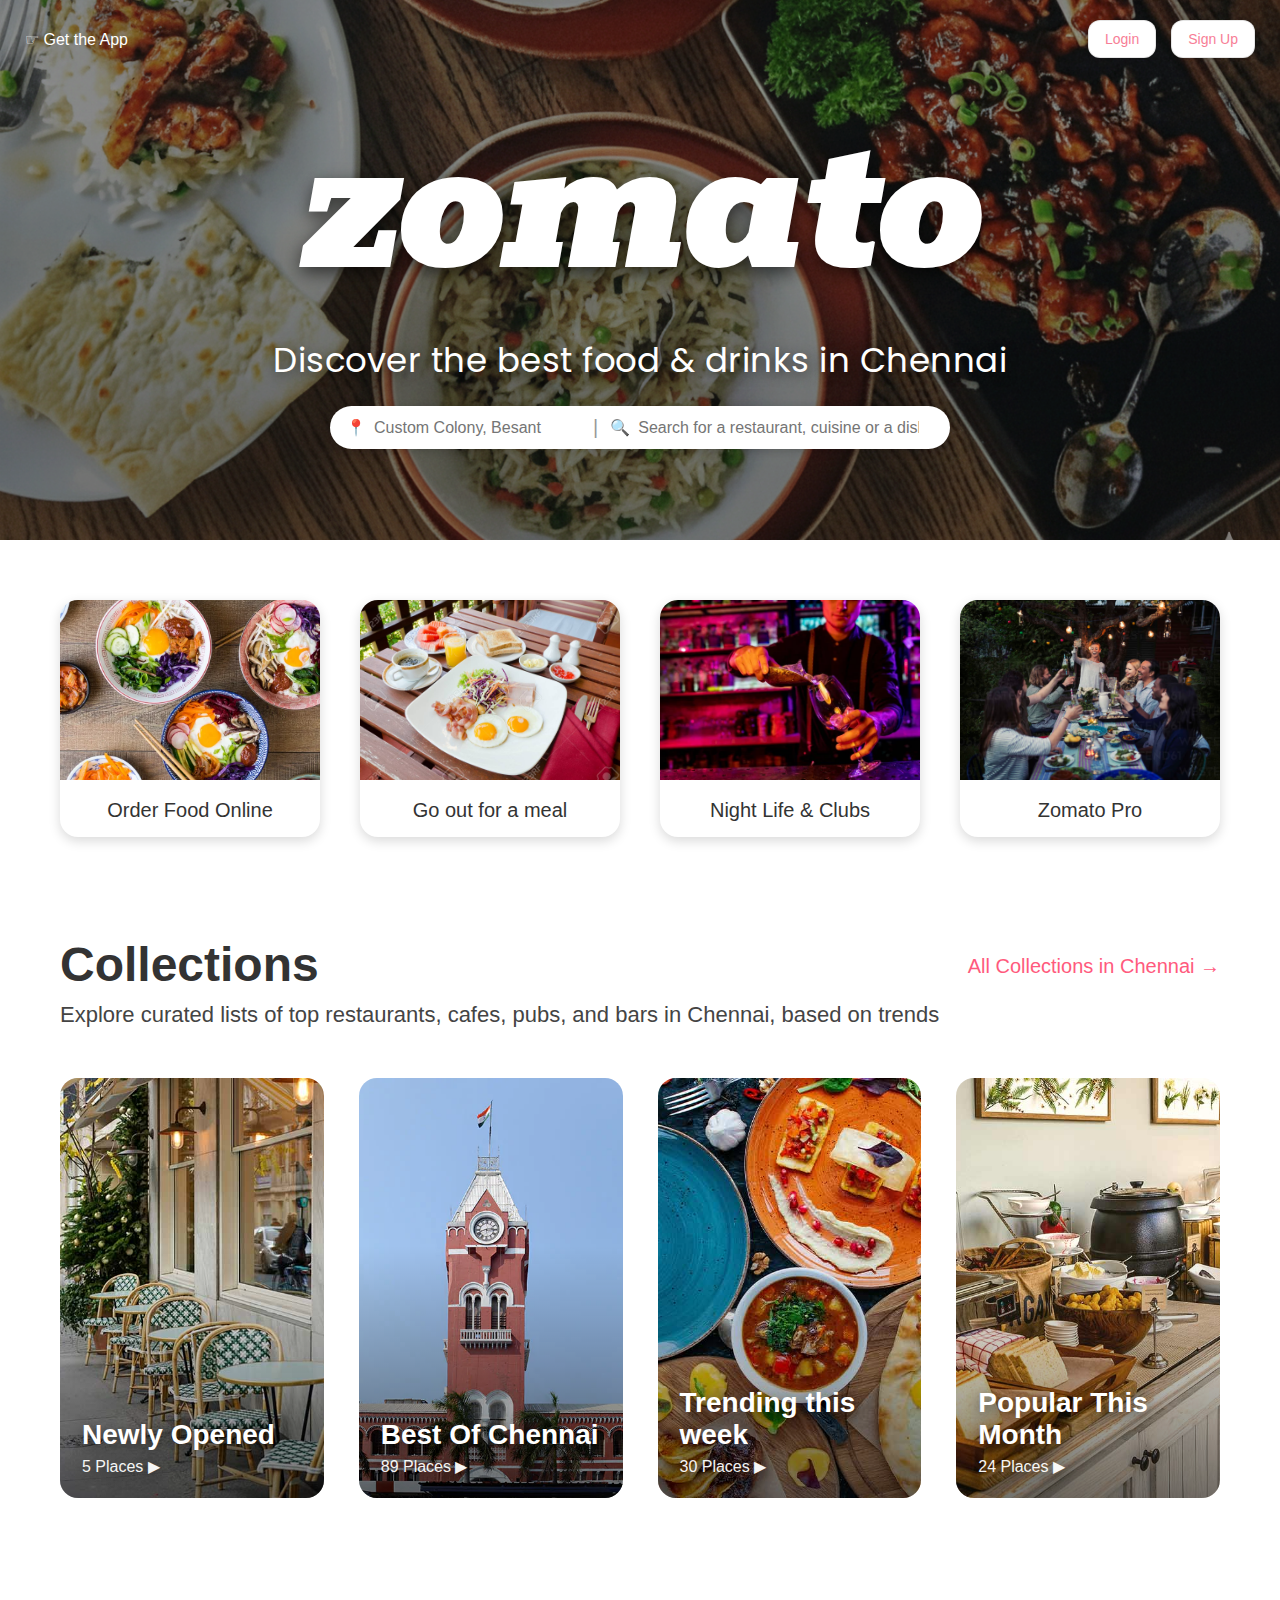
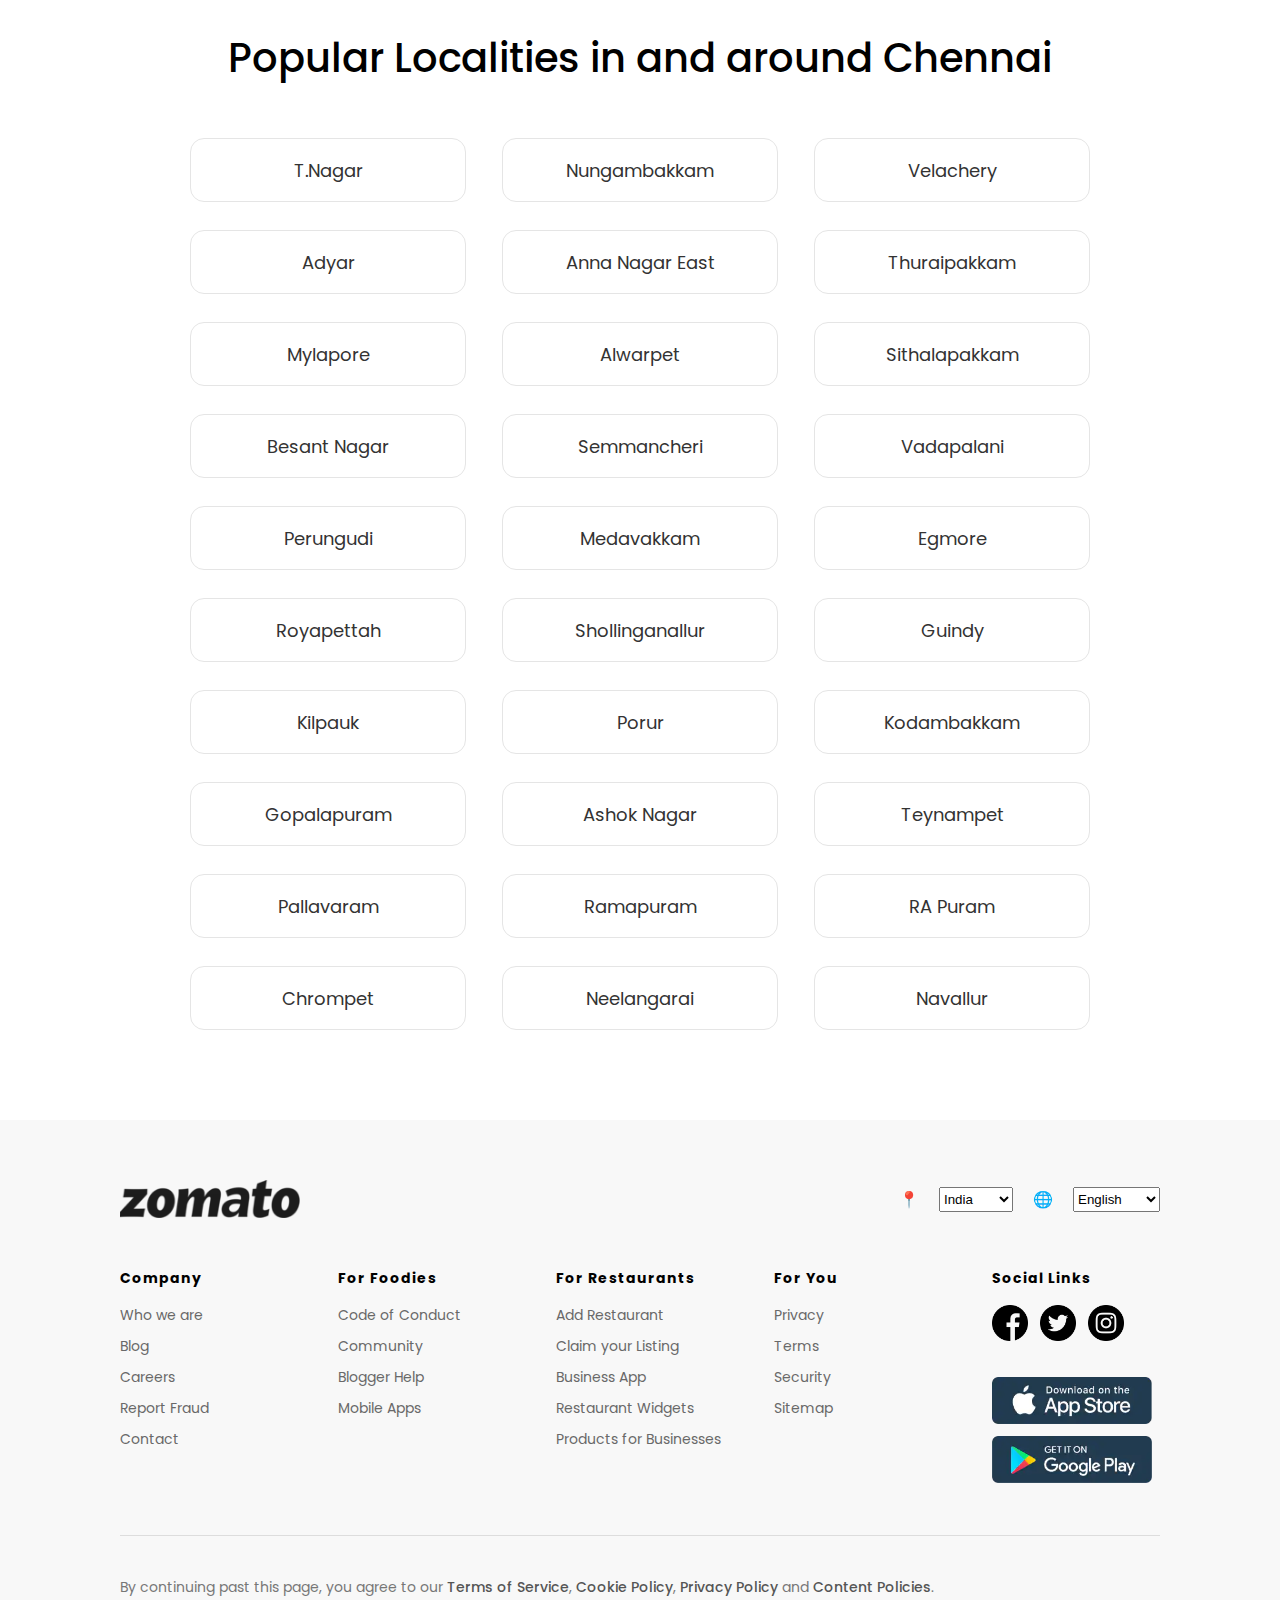
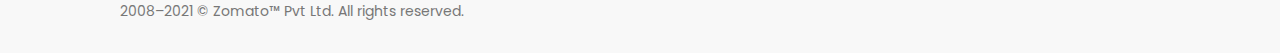
<file: index.html>
<!DOCTYPE html>
<html lang="en">
<head>
    <meta charset="UTF-8">
    <meta name="viewport" content="width=device-width, initial-scale=1.0">
    <title>Zomato Clone</title>

    <link rel="icon" href="images/zomato.png">
    <link rel="stylesheet" href="style.css">

    <link href="https://fonts.googleapis.com/css2?family=Bevan&display=swap" rel="stylesheet">
    <link href="https://fonts.googleapis.com/css2?family=Poppins:wght@400;500;600&display=swap" rel="stylesheet">
</head>

<body>

<header class="top-header">
    <div class="get-app-wrapper">
        <button class="get-app-btn" onclick="toggleAppPopup()">☞ Get the App</button>

        <div class="app-popup" id="appPopup">
            <a href="https://apps.apple.com/in/app/zomato-food-delivery-dining/id434613896" target="_blank">
                🍎 Download on App Store
            </a>

            <a href="https://play.google.com/store/apps/details?id=com.application.zomato&hl=en_IN" target="_blank">
                🤖 Get it on Google Play
            </a>
        </div>
    </div>

    <nav class="nav-auth">
        <a href="login.html">Login</a>
        <a href="sign.html">Sign Up</a>
    </nav>
</header>

<section class="hero">
    <div class="hero-overlay">
        <div class="hero-inner">
            <h1 class="brand">zomato</h1>
            <p class="tagline">Discover the best food & drinks in Chennai</p>

            <form class="search-pill">
                <div class="loc">
                    <span>📍</span>
                    <input type="text" placeholder="Custom Colony, Besant">
                </div>

                <div class="divider">|</div>

                <div class="query">
                    <span>🔍</span>
                    <input type="search" placeholder="Search for a restaurant, cuisine or a dish">
                </div>
            </form>
        </div>
    </div>
</section>

<div class="card-section">
    <div class="card">
        <img src="images/food1.jpg">
        <p>Order Food Online</p>
    </div>

    <div class="card">
        <img src="images/food2.jpg">
        <p>Go out for a meal</p>
    </div>

    <div class="card">
        <img src="images/food3.jpg">
        <p>Night Life & Clubs</p>
    </div>

    <div class="card">
        <img src="images/food4.jpg">
        <p>Zomato Pro</p>
    </div>
</div>

<div class="collections-header">
    <div class="ch-left">
        <h1>Collections</h1>
        <p>
            Explore curated lists of top restaurants, cafes, pubs, and bars in Chennai, based on trends
        </p>
    </div>

    <a class="ch-link" href="#">All Collections in Chennai →</a>
</div>

<div class="collection-cards">
    <div class="c-card">
        <img src="images/c1.jpg">
        <div class="c-info">
            <h2>Newly Opened</h2>
            <p>5 Places ▶</p>
        </div>
    </div>

    <div class="c-card">
        <img src="images/c2.jpg">
        <div class="c-info">
            <h2>Best Of Chennai</h2>
            <p>89 Places ▶</p>
        </div>
    </div>

    <div class="c-card">
        <img src="images/c3.jpg">
        <div class="c-info">
            <h2>Trending this week</h2>
            <p>30 Places ▶</p>
        </div>
    </div>

    <div class="c-card">
        <img src="images/c4.jpg">
        <div class="c-info">
            <h2>Popular This Month</h2>
            <p>24 Places ▶</p>
        </div>
    </div>
</div>

<section class="locations">
    <h2>Popular Localities in and around Chennai</h2>

    <div class="locations-grid">
        <a class="pill" href="#">T.Nagar</a>
        <a class="pill" href="#">Nungambakkam</a>
        <a class="pill" href="#">Velachery</a>

        <a class="pill" href="#">Adyar</a>
        <a class="pill" href="#">Anna Nagar East</a>
        <a class="pill" href="#">Thuraipakkam</a>

        <a class="pill" href="#">Mylapore</a>
        <a class="pill" href="#">Alwarpet</a>
        <a class="pill" href="#">Sithalapakkam</a>

        <a class="pill" href="#">Besant Nagar</a>
        <a class="pill" href="#">Semmancheri</a>
        <a class="pill" href="#">Vadapalani</a>

        <a class="pill" href="#">Perungudi</a>
        <a class="pill" href="#">Medavakkam</a>
        <a class="pill" href="#">Egmore</a>

        <a class="pill" href="#">Royapettah</a>
        <a class="pill" href="#">Shollinganallur</a>
        <a class="pill" href="#">Guindy</a>

        <a class="pill" href="#">Kilpauk</a>
        <a class="pill" href="#">Porur</a>
        <a class="pill" href="#">Kodambakkam</a>

        <a class="pill" href="#">Gopalapuram</a>
        <a class="pill" href="#">Ashok Nagar</a>
        <a class="pill" href="#">Teynampet</a>

        <a class="pill" href="#">Pallavaram</a>
        <a class="pill" href="#">Ramapuram</a>
        <a class="pill" href="#">RA Puram</a>

        <a class="pill" href="#">Chrompet</a>
        <a class="pill" href="#">Neelangarai</a>
        <a class="pill" href="#">Navallur</a>
    </div>
</section>

<footer class="site-footer">
    <div class="footer-top">
        <img src="images/logo.jpg" class="footer-logo">

        <div class="footer-selects">
            <span>📍</span>
            <select>
                <option>India</option>
                <option>USA</option>
                <option>UK</option>
                <option>Canada</option>
                <option>Australia</option>
            </select>

            <span>🌐</span>
            <select>
                <option>English</option>
                <option>Tamil</option>
                <option>Hindi</option>
                <option>Malayalam</option>
            </select>
        </div>
    </div>

    <div class="footer-inner">
        <div class="col">
            <h4>Company</h4>
            <a href="#">Who we are</a>
            <a href="#">Blog</a>
            <a href="#">Careers</a>
            <a href="#">Report Fraud</a>
            <a href="#">Contact</a>
        </div>

        <div class="col">
            <h4>For Foodies</h4>
            <a href="#">Code of Conduct</a>
            <a href="#">Community</a>
            <a href="#">Blogger Help</a>
            <a href="#">Mobile Apps</a>
        </div>

        <div class="col">
            <h4>For Restaurants</h4>
            <a href="#">Add Restaurant</a>
            <a href="#">Claim your Listing</a>
            <a href="#">Business App</a>
            <a href="#">Restaurant Widgets</a>
            <a href="#">Products for Businesses</a>
        </div>

        <div class="col">
            <h4>For You</h4>
            <a href="#">Privacy</a>
            <a href="#">Terms</a>
            <a href="#">Security</a>
            <a href="#">Sitemap</a>
        </div>

        <div class="col social-col">
            <h4>Social Links</h4>

            <div class="social-links">
                <a href="https://www.facebook.com/zomato/">
                    <img src="images/facebook.png">
                </a>
                <a href="https://x.com/zomato">
                    <img src="images/twitter.png">
                </a>
                <a href="https://www.instagram.com/zomato/?hl=en">
                    <img src="images/instagram.png">
                </a>
            </div>

            <div class="app-buttons">
                <a href="https://apps.apple.com/in/app/zomato-food-delivery-dining/id434613896">
                    <img src="images/appstore.png">
                </a>
                <a href="https://play.google.com/store/apps/details?id=com.application.zomato&hl=en_IN">
                    <img src="images/playstore.png">
                </a>
            </div>
        </div>
    </div>

    <hr>

    <p class="footer-bottom-text">
        By continuing past this page, you agree to our
        <a href="#">Terms of Service</a>,
        <a href="#">Cookie Policy</a>,
        <a href="#">Privacy Policy</a> and
        <a href="#">Content Policies</a>.
        <br>
        2008–2021 © Zomato™ Pvt Ltd. All rights reserved.
    </p>
</footer>

<script src="script.js"></script>

</body>
</html>
</file>
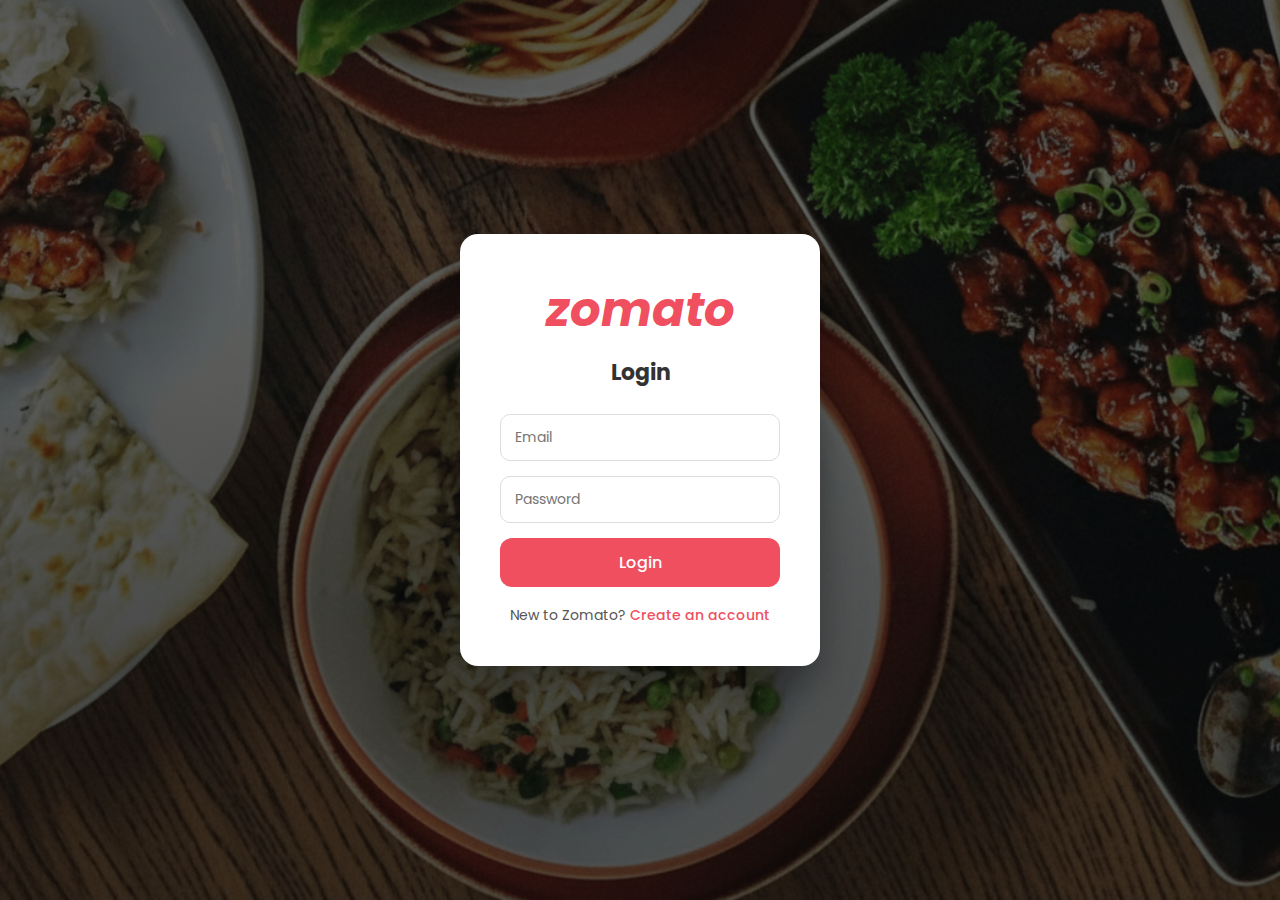
<file: login.html>
<!DOCTYPE html>
<html lang="en">
<head>
  <meta charset="UTF-8">
  <title>Login | Zomato Clone</title>
  <meta name="viewport" content="width=device-width, initial-scale=1.0">
  <link rel="icon" href="images/zomato.png">
  <link href="https://fonts.googleapis.com/css2?family=Poppins:wght@400;500;600&display=swap" rel="stylesheet">
  <link rel="stylesheet" href="auth.css">
</head>
<body>

<div class="auth-container">
  <h1 class="brand">zomato</h1>
  <h2>Login</h2>

 <form class="auth-form" onsubmit="redirectHome(event)">
  <input type="email" placeholder="Email" required>
  <input type="password" placeholder="Password" required>

  <button type="submit">Login</button>
</form>

<script>
  function redirectHome(e) {
    e.preventDefault();  
    window.location.href = "index.html";
  }
</script>


  <p class="switch">
    New to Zomato?
    <a href="sign.html">Create an account</a>
  </p>
</div>

</body>
</html>
</file>
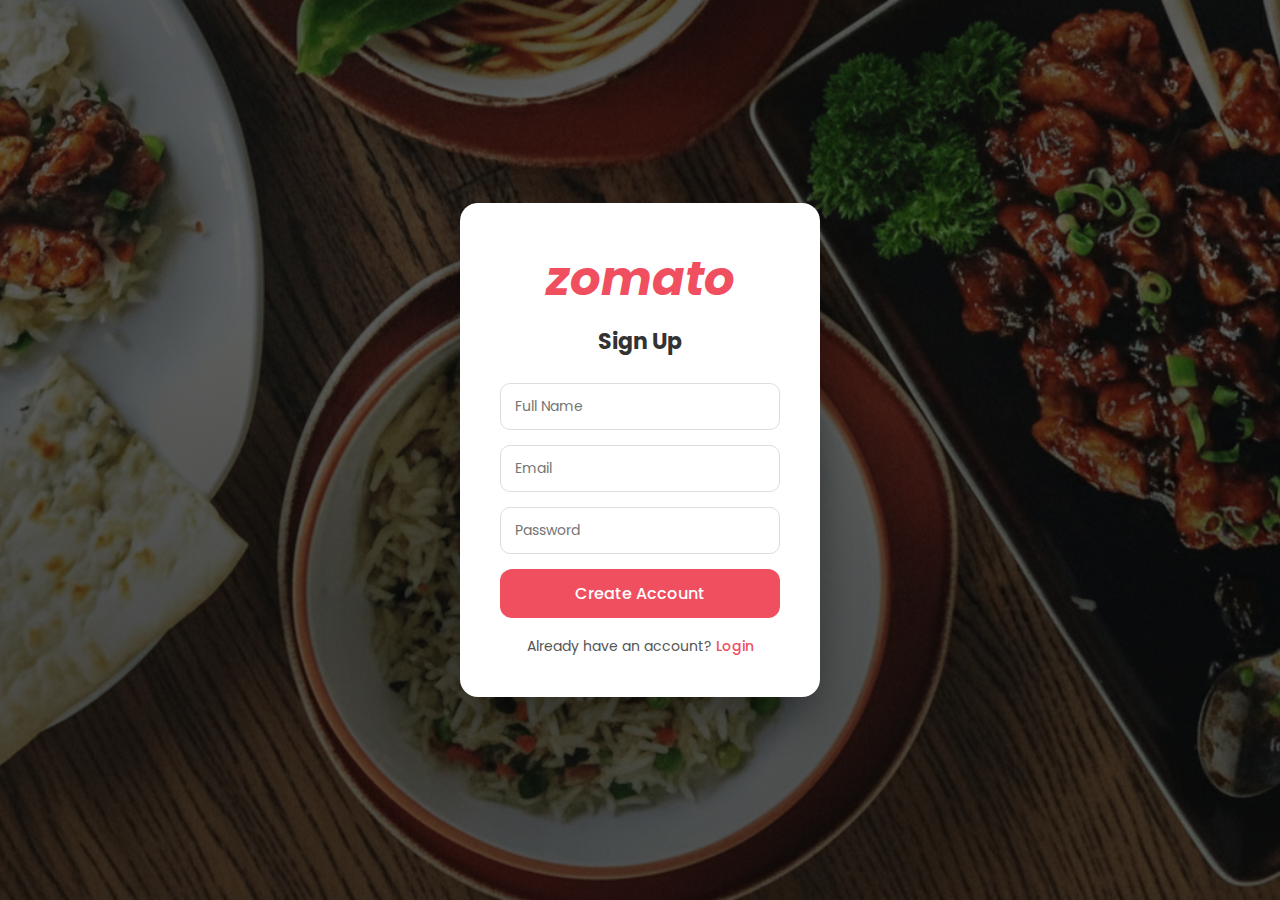
<file: sign.html>
<!DOCTYPE html>
<html lang="en">
<head>
  <meta charset="UTF-8">
  <title>Sign Up | Zomato Clone</title>
  <meta name="viewport" content="width=device-width, initial-scale=1.0">
  <link rel="icon" href="images/zomato.png">
  <link href="https://fonts.googleapis.com/css2?family=Poppins:wght@400;500;600&display=swap" rel="stylesheet">
  <link rel="stylesheet" href="auth.css">
</head>
<body>

<div class="auth-container">
  <h1 class="brand">zomato</h1>
  <h2>Sign Up</h2>

 <form class="auth-form" onsubmit="redirectHome(event)">
  <input type="text" placeholder="Full Name" required>
  <input type="email" placeholder="Email" required>
  <input type="password" placeholder="Password" required>

  <button type="submit">Create Account</button>
</form>

<script>
  function redirectHome(e) {
    e.preventDefault();   
    window.location.href = "index.html";
  }
</script>


  <p class="switch">
    Already have an account?
    <a href="login.html">Login</a>
  </p>
</div>

</body>
</html>
</file>
<file: style.css>
* {
    margin: 0;
    padding: 0;
    box-sizing: border-box;
}

body {
    background-color: #fff;
    color: #333;
    font-family: Arial, Helvetica, sans-serif;
}

.top-header {
    position: absolute;
    top: 20px;
    left: 0;
    right: 0;
    display: flex;
    justify-content: space-between;
    align-items: center;
    padding: 0 25px;
    z-index: 10;
}

.top-header a {
    text-decoration: none;
    color: white;
    font-size: 16px;
    font-weight: 500;
}

.hero {
    height: 60vh;
    min-height: 500px;
    background-image: url('images/Bg.png');
    background-size: cover;
    background-position: center;
    position: relative;
}

.hero-overlay {
    position: absolute;
    inset: 0;
    background: rgba(0, 0, 0, 0.15);
}

.hero-inner {
    position: relative;
    z-index: 2;
    text-align: center;
    color: white;
    padding: 20px;
    margin-top: 60px;
}

.brand {
    font-family: 'Bevan', serif;
    font-size: 170px;
    font-weight: 400;
    text-transform: lowercase;
    color: white;
    letter-spacing: -6px;
    font-style: italic;
    line-height: 1.5;
    text-shadow: 0px 6px 18px rgba(0, 0, 0, 0.6);
}

.tagline {
    font-family: 'Poppins', sans-serif;
    font-size: 34px;
    font-weight: 400;
    color: white;
    letter-spacing: 0.5px;
    margin-bottom: 20px;
    text-shadow: 0px 3px 12px rgba(0, 0, 0, 0.5);
}

.nav-auth {
    display: flex;
    align-items: center;
    gap: 15px;
}

.nav-auth a {
    background: white;
    padding: 10px 16px;
    border-radius: 12px;
    font-size: 14px;
    color: #f77e96;
    font-weight: 500;
    text-decoration: none;
    border: 1px solid rgba(0, 0, 0, 0.1);
}

.search-pill {
    width: 50%;
    margin: 20px auto 0;
    background: white;
    padding: 10px 16px;
    border-radius: 35px;
    display: flex;
    align-items: center;
    gap: 12px;
    box-shadow: 0px 2px 10px rgba(0, 0, 0, 0.18);
}

.search-pill input {
    border: none;
    outline: none;
    background: transparent;
    font-size: 16px;
    width: 100%;
}

.loc,
.query {
    display: flex;
    align-items: center;
    gap: 8px;
}

.query {
    flex: 1;
}

.divider {
    color: #999;
    font-size: 20px;
    font-weight: 100;
}

.card-section {
    display: flex;
    justify-content: center;
    gap: 40px;
    padding: 60px 0;
}

.card {
    width: 260px;
    border-radius: 18px;
    overflow: hidden;
    background: #fff;
    box-shadow: 0 4px 12px rgba(0, 0, 0, 0.15);
    cursor: pointer;
    transition: transform 0.25s ease, box-shadow 0.25s ease;
}

.card:hover {
    transform: translateY(-6px);
    box-shadow: 0 12px 30px rgba(0, 0, 0, 0.25);
}

.card img {
    width: 100%;
    height: 180px;
    object-fit: cover;
}

.card p {
    text-align: center;
    font-size: 20px;
    padding: 15px 0;
    color: #333;
}

.collections-header {
    display: flex;
    justify-content: space-between;
    align-items: flex-start;
    padding: 40px 60px 10px 60px;
}

.collections-header h1 {
    font-size: 48px;
    font-weight: 600;
    margin-bottom: 10px;
}

.collections-header p {
    font-size: 22px;
    color: #444;
}

.ch-link {
    font-size: 20px;
    color: #ff5a7d;
    text-decoration: none;
    font-weight: 500;
    margin-top: 18px;
}

.ch-link:hover {
    text-decoration: underline;
}

.collection-cards {
    display: flex;
    justify-content: center;
    gap: 35px;
    padding: 40px 60px;
}

.c-card {
    width: 420px;
    height: 420px;
    border-radius: 18px;
    overflow: hidden;
    position: relative;
    cursor: pointer;
    transition: transform 0.25s ease, box-shadow 0.25s ease;
}

.c-card img {
    width: 100%;
    height: 100%;
    object-fit: cover;
    display: block;
}

.c-card::before {
    content: "";
    position: absolute;
    inset: 0;
    background: linear-gradient(transparent 40%, rgba(0, 0, 0, 0.55));
    transition: opacity 0.25s ease;
    opacity: 1;
}

.c-card:hover {
    transform: translateY(-10px);
    box-shadow: 0 18px 40px rgba(0, 0, 0, 0.28);
}

.c-card:hover::before {
    opacity: 0.85;
}

.c-info {
    position: absolute;
    bottom: 22px;
    left: 22px;
    color: white;
    text-shadow: 0 4px 14px rgba(0, 0, 0, 0.55);
}

.c-info h2 {
    font-size: 28px;
    font-weight: 700;
    margin-bottom: 6px;
}

.c-info p {
    font-size: 16px;
    opacity: 0.95;
}

.locations {
    padding: 90px 120px;
    background: #fff;
}

.locations h2 {
    font-size: 40px;
    font-weight: 500;
    text-align: center;
    margin-bottom: 50px;
    font-family: "Poppins", sans-serif;
    color: #000;
}

.locations-grid {
    display: grid;
    grid-template-columns: repeat(3, 1fr);
    gap: 28px 36px;
    max-width: 900px;
    margin: 0 auto;
}

.pill {
    height: 64px;
    border-radius: 14px;
    border: 1px solid #e5e5e5;
    display: flex;
    align-items: center;
    justify-content: center;
    font-size: 18px;
    font-family: "Poppins", sans-serif;
    color: #333;
    background: #fff;
    text-decoration: none;
    transition: box-shadow 0.2s ease, transform 0.2s ease;
}

.pill:hover {
    box-shadow: 0 6px 18px rgba(239, 79, 95);
    transform: translateY(-4px);
    color: #ef4f5f;
}

.site-footer {
    background: #f8f8f8;
    padding: 60px 120px 30px;
    font-family: "Poppins", sans-serif;
    color: #333;
}

.footer-top {
    display: flex;
    justify-content: space-between;
    align-items: center;
    margin-bottom: 50px;
}

.footer-logo {
    width: 180px;
}

.footer-selects {
    display: flex;
    gap: 20px;
}

.select-pill {
    padding: 10px 18px;
    border-radius: 12px;
    border: 1px solid #dcdcdc;
    background: #fff;
    font-size: 14px;
    cursor: pointer;
    display: flex;
    align-items: center;
    gap: 8px;
}

.footer-inner {
    display: grid;
    grid-template-columns: repeat(5, 1fr);
    gap: 50px;
    margin-bottom: 40px;
}

.footer-inner h4 {
    font-size: 14px;
    letter-spacing: 1px;
    margin-bottom: 16px;
    color: #000;
}

.footer-inner a {
    display: block;
    font-size: 14px;
    color: #696969;
    text-decoration: none;
    margin-bottom: 10px;
}

.footer-inner a:hover {
    color: #000;
}

.social-col img {
    width: 36px;
}

.social-links {
    display: flex;
    gap: 12px;
    margin-bottom: 20px;
}

.app-buttons img {
    width: 160px;
    display: block;
    margin-bottom: 12px;
}

hr {
    border: none;
    border-top: 1px solid #ddd;
    margin: 30px 0;
}

.footer-bottom-text {
    max-width: 1100px;
    margin: 0 auto;
    font-size: 14px;
    color: #777;
    line-height: 1.7;
    text-align: left;
    padding-top: 10px;
}

.footer-bottom-text a {
    color: #555;
    text-decoration: none;
    font-weight: 500;
}

.footer-bottom-text a:hover {
    text-decoration: underline;
}

.get-app-wrapper {
    position: relative;
    display: inline-block;
}

.get-app-btn {
    background: transparent;
    color: white;
    font-size: 16px;
    font-weight: 500;
    border: none;
    cursor: pointer;
}

.app-popup {
    position: absolute;
    top: 35px;
    left: 0;
    background: #fff;
    border-radius: 10px;
    box-shadow: 0 10px 25px rgba(0, 0, 0, 0.2);
    width: 220px;
    display: none;
    flex-direction: column;
    overflow: hidden;
    z-index: 100;
}

.app-popup a {
    padding: 12px 16px;
    text-decoration: none;
    color: #333;
    font-size: 14px;
    font-family: "Poppins", sans-serif;
}

.app-popup a:hover {
    background: #f5f5f5;
}
</file>
<file: auth.css>
* {
  margin: 0;
  padding: 0;
  box-sizing: border-box;
  font-family: "Poppins", sans-serif;
}

body {
  height: 100vh;
  background: linear-gradient(rgba(0,0,0,0.4), rgba(0,0,0,0.4)),
              url("images/Bg.png");
  background-size: cover;
  background-position: center;
  display: flex;
  align-items: center;
  justify-content: center;
}

.auth-container {
  background: white;
  width: 360px;
  padding: 40px;
  border-radius: 18px;
  text-align: center;
  box-shadow: 0 18px 40px rgba(0,0,0,0.3);
}

.brand {
  font-size: 48px;
  font-style: italic;
  color: #ef4f5f;
  margin-bottom: 10px;
}

.auth-container h2 {
  font-size: 22px;
  margin-bottom: 25px;
  color: #333;
}

.auth-form input {
  width: 100%;
  padding: 12px 14px;
  margin-bottom: 15px;
  border-radius: 10px;
  border: 1px solid #ddd;
  font-size: 14px;
}

.auth-form input:focus {
  outline: none;
  border-color: #ef4f5f;
}

.auth-form button {
  width: 100%;
  padding: 12px;
  border-radius: 12px;
  border: none;
  background: #ef4f5f;
  color: white;
  font-size: 16px;
  font-weight: 500;
  cursor: pointer;
  transition: background 0.25s ease;
}

.auth-form button:hover {
  background: #e13c4c;
}

.switch {
  margin-top: 18px;
  font-size: 14px;
  color: #555;
}

.switch a {
  color: #ef4f5f;
  text-decoration: none;
  font-weight: 500;
}

.switch a:hover {
  text-decoration: underline;
}
</file>
